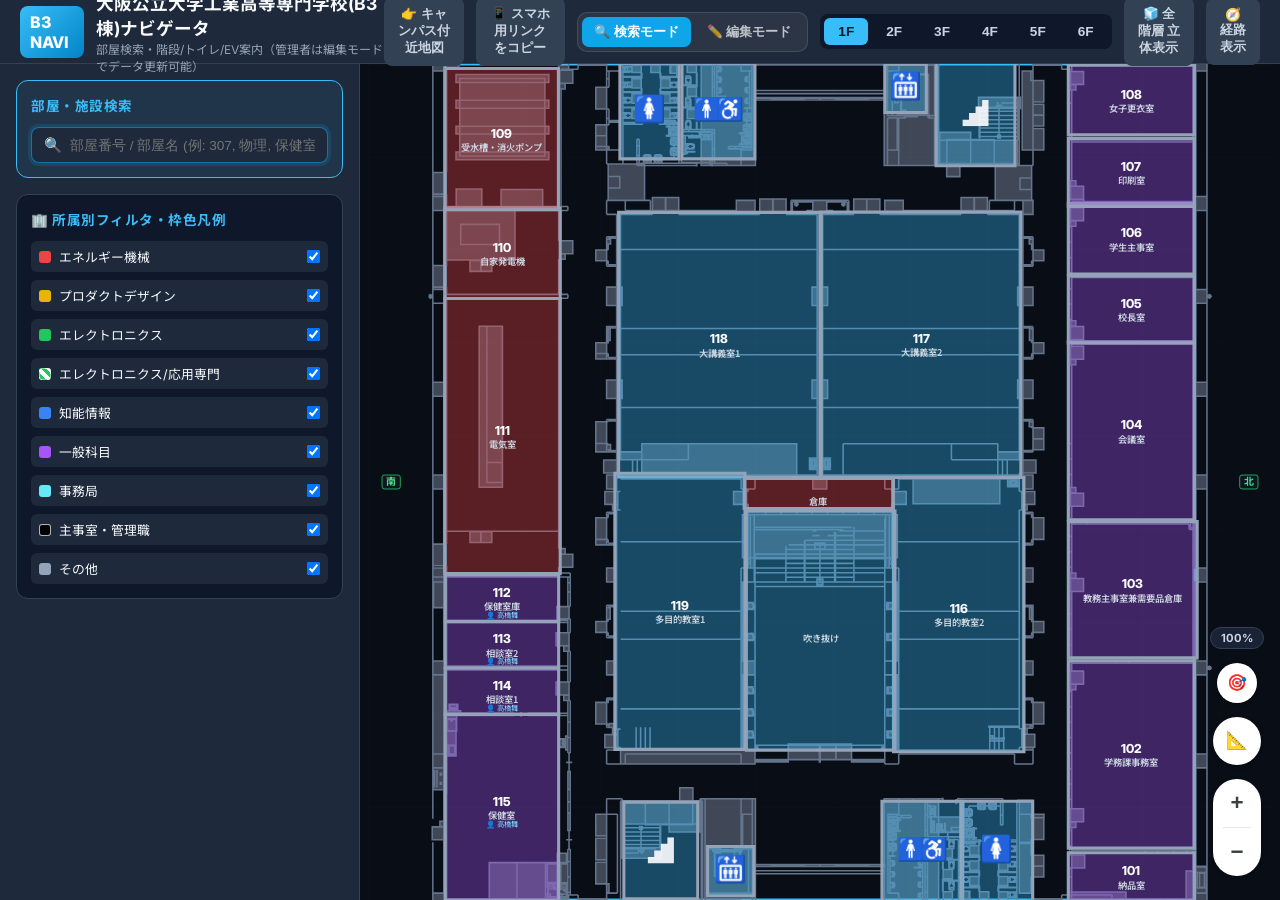
<file: index.html>
<!DOCTYPE html>
<html lang="ja">
<head>
  <meta charset="UTF-8">
  <meta name="viewport" content="width=device-width, initial-scale=1.0">
  <title>大阪公立大学工業高等専門学校(B3棟)ナビゲータ</title>
  <link rel="icon" href="data:image/svg+xml,<svg xmlns=%22http://www.w3.org/2000/svg%22 viewBox=%220 0 100 100%22><text y=%22.9em%22 font-size=%2290%22>🏢</text></svg>">
  <meta name="description" content="B3棟の部屋・階段・トイレ・EVなどを検索できるフロアナビゲータ。管理者向けの編集モードでは、ドラッグ描画での任意サイズ部屋作成・数値での幅/高さ/位置調整、新部屋の追加、誤認部屋の削除、属性（カテゴリ）変更、部屋の結合、名前修正、およびJSON保存にも対応。">
  <link rel="stylesheet" href="src/css/style.css">
  <link rel="preconnect" href="https://fonts.googleapis.com">
  <link rel="preconnect" href="https://fonts.gstatic.com" crossorigin>
  <link href="https://fonts.googleapis.com/css2?family=Inter:wght@400;500;600;700;800&family=Noto+Sans+JP:wght@400;500;700&display=swap" rel="stylesheet">
  <style>
    /* 全階層立体表示（アイソメトリック Canvas）用。
       style.css には .mode-banner.hidden 専用のルールしか無く、
       汎用の .hidden ユーティリティクラスは存在しないため、
       SVGとCanvasの表示/非表示はここで明示的に定義する。
       重ねて配置し、表示中の一方だけを見せる。 */
    #canvas-wrapper {
      position: relative;
      width: 100%;
      height: 100%;
      min-width: 0;
      min-height: 0;
      overflow: hidden;
      display: flex;
      align-items: stretch;
      justify-content: stretch;
    }
    /* タッチ操作：1本指スクロール／ピンチズーム／2本指移動を、すべてJS側
       (touchstart/touchmove)で手動制御する。
       以前は touch-action: pan-y でブラウザに1本指縦スクロールを委任していたが、
       その場合1本指でスクロールが始まった直後に2本目の指を追加すると、
       ブラウザが既にネイティブスクロールへ処理を委ねてしまっており、
       touchmove側で e.preventDefault() を呼んでも間に合わず、
       ピンチズーム／2本指移動がスクロールに負けてしまう不具合があった（特にiOS Safari）。
       touch-action: none にしてブラウザの既定動作を完全に無効化し、
       1本指スクロールもJS側で window.scrollBy() により手動再現することで、
       上記の競合を根本的に回避する（タップ選択には影響しない）。 */
    .app-viewport,
    #canvas-3d {
      touch-action: none;
    }
    #svg-canvas,
    #svg-campus,
    #canvas-3d {
      position: absolute;
      top: 0;
      left: 0;
      width: 100%;
      height: 100%;
      display: block;
      margin: auto;
      overflow: visible !important;
      transition: opacity 0.35s cubic-bezier(0.4, 0, 0.2, 1), transform 0.35s cubic-bezier(0.4, 0, 0.2, 1);
      will-change: opacity, transform;
    }
    /* 俯瞰ビュー（部屋が立体的にダイナミックに立ち上がる圧倒的な押し出し感） */
    body.view-birds-eye #svg-canvas,
    body.view-birds-eye #svg-campus {
      transform: rotateX(56deg) rotateZ(-28deg) scale(0.78) translateY(-10px) !important;
      filter: drop-shadow(-4px 6px 0px rgba(15, 23, 42, 0.9))
              drop-shadow(-8px 12px 0px rgba(15, 23, 42, 0.6))
              drop-shadow(-12px 18px 25px rgba(0, 0, 0, 0.8)) !important;
    }
    body.view-birds-eye #svg-canvas path,
    body.view-birds-eye #svg-canvas polygon,
    body.view-birds-eye #svg-canvas rect {
      filter: drop-shadow(-2px 3.5px 0px rgba(15, 23, 42, 0.75)) !important;
    }
    /* 俯瞰ビュー時：ピンの赤球が潰れず画面上でピッタリ綺麗な「正円・まん丸球体」になる完全補正 */
    body.view-birds-eye .search-pin-group {
      transform-box: fill-box;
      transform-origin: center bottom;
      transform: rotateZ(28deg) rotateX(-56deg) scale(1.3, 2.3) translateY(-10px) !important;
    }
    body.view-birds-eye #gps-dot-layer {
      transform-box: fill-box;
      transform-origin: center bottom;
      transform: rotateZ(28deg) rotateX(-56deg) scale(1.3) !important;
    }
    body.view-birds-eye #btn-fab-birds-eye {
      background: rgba(59, 130, 246, 0.45) !important;
      border-color: #3b82f6 !important;
      color: #ffffff !important;
      box-shadow: 0 0 14px rgba(59, 130, 246, 0.5);
    }
    #svg-canvas.map-transition-out,
    #svg-campus.map-transition-out,
    #canvas-3d.map-transition-out {
      opacity: 0 !important;
      transform: scale(0.97) !important;
      pointer-events: none !important;
    }
    #svg-canvas.map-transition-in,
    #svg-campus.map-transition-in,
    #canvas-3d.map-transition-in {
      opacity: 1 !important;
      transform: scale(1) !important;
      pointer-events: auto !important;
    }
    /* フロア切り替え（階数昇降）用エレベーター型スライド＆フェードアニメーション */
    #svg-canvas.floor-transition-up {
      opacity: 0 !important;
      transform: translateY(28px) scale(0.98) !important;
    }
    #svg-canvas.floor-transition-down {
      opacity: 0 !important;
      transform: translateY(-28px) scale(0.98) !important;
    }
    #svg-canvas.floor-transition-enter {
      opacity: 1 !important;
      transform: translateY(0) scale(1) !important;
    }
    #canvas-3d {
      cursor: grab;
    }
    #canvas-3d:active {
      cursor: grabbing;
    }
    #svg-canvas.hidden,
    #svg-campus.hidden,
    #canvas-3d.hidden {
      display: none !important;
    }
    /* キャンパス付近地図モード中は俯瞰ビューボタン（📐）を非表示にする */
    body.campus-mode #btn-fab-birds-eye {
      display: none !important;
    }

    /* 検索モード／編集モード 切り替えスイッチ */
    .mode-switch {
      display: flex;
      gap: 4px;
      padding: 4px;
      border-radius: 10px;
      background: rgba(255, 255, 255, 0.06);
      border: 1px solid rgba(255, 255, 255, 0.12);
    }
    .mode-switch-btn {
      border: none;
      background: transparent;
      color: rgba(255, 255, 255, 0.7);
      padding: 6px 12px;
      border-radius: 7px;
      cursor: pointer;
      font-size: 13px;
      font-weight: 600;
      white-space: nowrap;
      transition: background 0.15s ease, color 0.15s ease;
    }
    .mode-switch-btn:hover {
      background: rgba(255, 255, 255, 0.1);
    }
    .mode-switch-btn.active {
      color: #ffffff;
    }
    .mode-switch-btn[data-mode="search"].active {
      background: #0ea5e9;
    }
    .mode-switch-btn[data-mode="edit"].active {
      background: #f59e0b;
    }

    /* 「全階層 立体表示」ボタン：通常は説明的な文言、モバイル幅では「3D」のみに短縮 */
    #btn-3d-view .label-short {
      display: none;
    }

    /* 🧭経路表示・🏫キャンパス地図ボタンも同様に、
       PC幅ではラベル付き文言、スマホ幅ではアイコンのみに切り替える（初期状態）。
       📍現在地ボタンは地図内フローティングツールバーのアイコンボタンに移動したため対象外。 */
    #btn-toggle-route .label-short,
    #btn-campus-map .label-short {
      display: none;
    }

    /* 検索窓（部屋・施設検索）を目立たせるためのハイライト。
       style.css側の指定が不明でも確実に効くよう、ここで直接指定する。 */
    #section-search .search-box {
      border: 1px solid rgba(14, 165, 233, 0.6);
      border-radius: 8px;
      box-shadow: 0 0 0 3px rgba(14, 165, 233, 0.15);
      transition: box-shadow 0.15s ease, border-color 0.15s ease;
    }
    #section-search .search-box:focus-within {
      border-color: #0ea5e9;
      box-shadow: 0 0 0 4px rgba(14, 165, 233, 0.28);
    }

    /* 検索モードの読み取り専用・部屋詳細カード用 */
    .editor-readonly-value {
      padding: 8px 10px;
      border-radius: 8px;
      background: rgba(255, 255, 255, 0.05);
      border: 1px solid rgba(255, 255, 255, 0.1);
      color: #e2e8f0;
      font-size: 14px;
    }

    /* 検索結果／ダイレクトリンクから遷移してきた部屋のハイライト（2D平面図）を点滅させる。
       塗り・枠線の不透明度をふわっと明滅させることで、フロア全体表示（拡大なし）でも
       該当の部屋が一目でどこか分かるようにする。 */
    @keyframes room-highlight-blink {
      0%, 100% { opacity: 1; }
      50% { opacity: 0.35; }
    }
    #layer-highlight .search-highlight-blink {
      animation: room-highlight-blink 1.1s ease-in-out infinite;
    }

    /* ==========================================================
       モバイルUIレイアウト（.ui-mobile クラスが body に付いている時）
       ・画面幅が1200px以下の場合は自動的に付与される（JS側 matchMedia）
       ・?mobile=1 を付けたURLでは、画面幅に関わらず強制的に付与される
         （スマホ検索モード専用URL。PCで開いても常にスマホ表示になる）
       ・平面図（SVG/立体表示）は表示したまま、サイドバーの
         レイヤー表示制御・カテゴリフィルタ・所属フィルタ の
         3パネルのみを非表示にする。
       ・横並び(header + sidebar + viewport)から縦積みに変更し、
         検索ボックス／検索結果をサイドバー内の最上部（ヘッダー直下）
         にまとめ、その下に部屋詳細カード、さらにその下に平面図を配置する。
       ・全体を1ページとして縦スクロールできるようにする。
       ・編集モードはPC専用機能のため、検索／編集切り替えスイッチ自体を
         非表示にし、常に検索モードのみで運用する（誤って編集モードに
         入ることも防止）。
       ・各所の余白・フォントサイズを詰めて、極力コンパクトに表示する。
       ========================================================== */
    /* 編集モードはモバイルUIでは使わないため、切り替えスイッチごと非表示 */
    body.ui-mobile #mode-switch {
      display: none;
    }

    /* スマホ表示中は、スマホ用リンク生成ボタン自体も不要なので非表示にして省スペース化 */
    body.ui-mobile #btn-copy-mobile-link {
      display: none;
    }

    /* 「全階層 立体表示」ボタンは「3D」のみの短い表記に切り替え、省スペース化 */
    body.ui-mobile #btn-3d-view .label-full {
      display: none;
    }
    body.ui-mobile #btn-3d-view .label-short {
      display: inline;
    }

    /* 「全般・レイヤー表示制御」「用途・カテゴリ別フィルタ」は、PC/スマホ・検索/編集モードを問わず
       常に非表示にする（サイドバーを部屋検索・所属フィルタに絞ってシンプルにするため）。
       内部のcheckbox要素自体はDOM上に残すため、JS側のレイヤー表示制御・カテゴリ絞り込みの
       ロジックはそのまま動作する（既定値=全てON）。 */
    #section-layer-controls,
    #section-category-filters {
      display: none !important;
    }

    body.ui-mobile.mode-search #section-affiliation-filters {
      display: none;
    }

    /* 画面ぴったりに収める固定レイアウト方式。
       旧実装（ページ全体を縦スクロール、平面図は height:60vh 固定）だと、
       サイドバー（検索結果・部屋詳細）が短い時や、キャンパス地図モードで
       サイドバー自体が非表示になる時に、下側が丸ごと余って真っ暗な
       デッドスペースになる問題があった。
       ヘッダー／サイドバーは中身に必要な高さだけを取り、平面図
       （.app-viewport）が flex:1 で「残り全部」を常に埋めるようにする。
       100vh ではなく 100dvh を使い、スマホのアドレスバー分の
       伸縮でも下端が見切れないようにする。 */
    body.ui-mobile.mode-search {
      height: 100dvh;
      min-height: 100dvh;
      overflow: hidden;
    }

    body.ui-mobile.mode-search .app-container {
      height: 100dvh;
      min-height: 100dvh;
    }

    /* ヘッダー：折り返し可能にして高さ固定を解除、余白を詰めてコンパクトに */
    body.ui-mobile.mode-search .app-header {
      height: auto;
      flex-wrap: wrap;
      row-gap: 4px;
      padding: 6px 8px;
    }

    /* ブランドタイトルもコンパクトに（アイコン＋タイトルのみ、副題は省略） */
    body.ui-mobile.mode-search .brand-icon {
      padding: 3px 6px;
      font-size: 0.85rem;
    }
    body.ui-mobile.mode-search .brand-title h1 {
      font-size: 0.95rem;
      line-height: 1.2;
    }
    body.ui-mobile.mode-search .brand-subtitle {
      display: none;
    }

    body.ui-mobile.mode-search .header-controls {
      flex-wrap: wrap;
      row-gap: 4px;
      gap: 6px;
      width: 100%;
    }

    /* フロアタブ・ボタン類：スマホ幅に応じて高さを最適化 */
    body.ui-mobile.mode-search .floor-tabs {
      padding: 2px;
      gap: 3px;
    }
    body.ui-mobile.mode-search .tab-btn {
      padding: 6px 10px;
      font-size: 0.92rem;
      min-height: 36px;
      min-width: 36px;
    }
    body.ui-mobile.mode-search .btn-secondary {
      padding: 6px 10px;
      font-size: 0.88rem;
      min-height: 36px;
    }

    /* 🧭経路表示：スマホではアイコンのみのボタンにして横幅を節約 */
    body.ui-mobile.mode-search #btn-toggle-route .label-full {
      display: none;
    }
    body.ui-mobile.mode-search #btn-toggle-route .label-short {
      display: inline;
      font-size: 1.15rem;
      line-height: 1;
    }
    body.ui-mobile.mode-search #btn-toggle-route,
    body.ui-mobile.mode-search #btn-campus-map {
      padding: 6px 10px;
      min-height: 36px;
    }

    /* ヘッダーの下：サイドバー（検索）→ 平面図 の縦積みに変更。
       main-content自体はヘッダーが使った残り高さいっぱいに広がり（flex:1）、
       その中で sidebar / viewport の高さを分配する。 */
    body.ui-mobile.mode-search .main-content {
      flex: 1 1 auto;
      flex-direction: column;
      height: auto;
      min-height: 0;
      overflow: hidden;
    }

    /* サイドバー：スマホ表示では検索バーと部屋詳細カード（選択時のみ）を置く領域。
       検索結果ポップアップが平面図上にオーバーラップ表示できるよう overflow: visible にする。 */
    body.ui-mobile.mode-search .app-sidebar {
      width: 100%;
      border-right: none;
      border-bottom: 1px solid var(--border-color);
      flex: 0 0 auto;
      max-height: none;
      overflow: visible;
      padding: 6px;
      gap: 6px;
      position: relative;
      z-index: 60;
    }

    body.ui-mobile.mode-search .sidebar-section {
      padding: 6px 8px;
    }

    body.ui-mobile.mode-search .section-title {
      margin-bottom: 4px;
      font-size: 0.85rem;
    }

    /* 検索ボックス＋検索結果セクションを、サイドバー内の最上部（＝ヘッダー直下）に固定表示 */
    body.ui-mobile.mode-search #section-search {
      order: -1;
      position: relative;
      z-index: 100;
      padding: 0;
      background: transparent;
      border: none;
    }

    body.ui-mobile.mode-search #section-search .search-results {
      position: absolute;
      top: calc(100% + 4px);
      left: 0;
      right: 0;
      width: 100%;
      background: #0f172a;
      border: 1.5px solid var(--accent-primary);
      border-radius: 10px;
      box-shadow: 0 16px 36px rgba(0, 0, 0, 0.85);
      z-index: 1000;
      max-height: 60vh;
      overflow-y: auto;
      display: none;
    }

    /* 検索ボックス・検索結果の文字・余白を最適化 */
    body.ui-mobile.mode-search .search-box {
      padding: 8px 10px;
    }
    body.ui-mobile.mode-search .search-input {
      font-size: 0.98rem;
    }
    body.ui-mobile.mode-search .search-icon {
      font-size: 0.95rem;
    }
    body.ui-mobile.mode-search .search-item {
      font-size: 0.95rem;
      padding: 10px 8px;
    }
    body.ui-mobile.mode-search .search-item-floor {
      font-size: 0.9rem;
    }

    /* 平面図（地図）：サイドバーが使わなかった残り全部を埋める（flex:1）。 */
    body.ui-mobile.mode-search .app-viewport {
      flex: 1 1 auto;
      width: 100%;
      height: auto;
      min-height: 200px;
    }

    /* ==========================================================
       部屋の詳細情報カード（読み取り専用）：モバイルUIではコンパクトに
       ========================================================== */
    body.ui-mobile.mode-search #section-search + section .section-title,
    body.ui-mobile.mode-search #room-editor-section-title {
      margin-bottom: 4px;
      font-size: 0.85rem;
    }

    body.ui-mobile.mode-search .room-editor-card {
      padding: 6px 8px;
      gap: 4px;
    }

    body.ui-mobile.mode-search .room-editor-card .empty-state {
      padding: 6px 4px;
      font-size: 0.85rem;
    }

    body.ui-mobile.mode-search .room-editor-card .empty-state.compact-empty {
      padding: 4px;
      font-size: 0.82rem;
      color: var(--text-muted);
      text-align: center;
    }

    /* 部屋番号＋部屋名を1行にまとめて先頭に強調表示 */
    body.ui-mobile.mode-search .room-editor-card .editor-field.compact-heading {
      display: flex;
      align-items: center;
      gap: 6px;
      flex-wrap: wrap;
    }
    body.ui-mobile.mode-search .room-editor-card .compact-heading .heading-label {
      display: none;
    }
    body.ui-mobile.mode-search .room-editor-card .compact-heading .editor-readonly-value.room-number {
      font-size: 1.1rem;
      font-weight: 700;
      padding: 2px 6px;
      background: rgba(14, 165, 233, 0.18);
      border-color: rgba(14, 165, 233, 0.4);
    }
    body.ui-mobile.mode-search .room-editor-card .compact-heading .editor-readonly-value.room-name {
      font-size: 0.98rem;
      padding: 2px 0;
      background: transparent;
      border: none;
    }

    /* モバイル専用：詳細カードを閉じるボタン */
    body.ui-mobile.mode-search .btn-close-room-card {
      margin-left: auto;
      border: none;
      background: rgba(239, 68, 68, 0.18);
      border: 1px solid rgba(239, 68, 68, 0.35);
      color: #fca5a5;
      padding: 3px 8px;
      border-radius: 6px;
      font-size: 0.78rem;
      font-weight: 600;
      cursor: pointer;
    }
    body.ui-mobile.mode-search .btn-close-room-card:active {
      background: rgba(239, 68, 68, 0.4);
    }

    /* カテゴリ／所属は横並び2列にして更に省スペース化 */
    body.ui-mobile.mode-search .room-editor-card .editor-fields-grid {
      display: grid;
      grid-template-columns: 1fr 1fr;
      gap: 4px 8px;
    }
    body.ui-mobile.mode-search .room-editor-card .editor-fields-grid .editor-field.compact-row {
      display: flex;
      flex-direction: column;
      align-items: flex-start;
      gap: 1px;
    }
    body.ui-mobile.mode-search .room-editor-card .editor-fields-grid .compact-row .editor-readonly-value {
      width: 100%;
    }

    /* カテゴリ／所属以外（担当教員など）は「ラベル：値」を横一列にして詰める */
    body.ui-mobile.mode-search .room-editor-card .editor-field.compact-row {
      display: flex;
      flex-direction: row;
      align-items: center;
      gap: 6px;
    }
    body.ui-mobile.mode-search .room-editor-card .compact-row .editor-label {
      flex: 0 0 auto;
      font-size: 0.78rem;
      margin-bottom: 0;
      white-space: nowrap;
      opacity: 0.85;
    }
    body.ui-mobile.mode-search .room-editor-card .compact-row .editor-readonly-value {
      flex: 1 1 auto;
      padding: 3px 6px;
      font-size: 0.88rem;
      min-width: 0;
    }

    body.ui-mobile.mode-search .room-editor-card #btn-copy-room-link {
      padding: 6px 10px;
      font-size: 0.88rem;
      min-height: 36px;
    }

    /* ==========================================================
       画面高さが小さいスマートフォン向けの段階的最適化
       ========================================================== */
    /* 高さ小 (height <= 750px) */
    body.ui-mobile.ui-compact-height.mode-search .app-header {
      padding: 4px 6px;
      row-gap: 3px;
    }
    body.ui-mobile.ui-compact-height.mode-search .brand-title h1 {
      font-size: 0.9rem;
    }
    body.ui-mobile.ui-compact-height.mode-search .tab-btn {
      padding: 4px 8px;
      font-size: 0.85rem;
      min-height: 32px;
      min-width: 32px;
    }
    body.ui-mobile.ui-compact-height.mode-search .btn-secondary {
      padding: 4px 8px;
      font-size: 0.82rem;
      min-height: 32px;
    }
    body.ui-mobile.ui-compact-height.mode-search #btn-campus-map {
      padding: 4px 8px;
      min-height: 32px;
      min-width: 36px;
    }
    body.ui-mobile.ui-compact-height.mode-search .app-sidebar {
      max-height: none;
      overflow: visible;
      padding: 4px 6px;
      gap: 4px;
    }
    body.ui-mobile.ui-compact-height.mode-search .sidebar-section {
      padding: 6px 8px;
    }
    body.ui-mobile.ui-compact-height.mode-search .search-box {
      padding: 6px 8px;
    }
    body.ui-mobile.ui-compact-height.mode-search .search-input {
      font-size: 0.9rem;
    }
    body.ui-mobile.ui-compact-height.mode-search .room-editor-card {
      padding: 4px 6px;
      gap: 3px;
    }
    body.ui-mobile.ui-compact-height.mode-search .room-editor-card #btn-copy-room-link {
      padding: 5px 8px;
      font-size: 0.82rem;
      min-height: 32px;
    }

    /* 超小型画面／横持ち (height <= 620px) */
    body.ui-mobile.ui-ultra-compact-height.mode-search .app-header {
      padding: 3px 4px;
      row-gap: 2px;
    }
    body.ui-mobile.ui-ultra-compact-height.mode-search .brand-title h1 {
      font-size: 0.85rem;
    }
    body.ui-mobile.ui-ultra-compact-height.mode-search .brand-icon {
      padding: 2px 4px;
      font-size: 0.75rem;
    }
    body.ui-mobile.ui-ultra-compact-height.mode-search .tab-btn {
      padding: 3px 6px;
      font-size: 0.8rem;
      min-height: 28px;
      min-width: 28px;
    }
    body.ui-mobile.ui-ultra-compact-height.mode-search .btn-secondary {
      padding: 3px 6px;
      font-size: 0.78rem;
      min-height: 28px;
    }
    body.ui-mobile.ui-ultra-compact-height.mode-search #btn-campus-map {
      padding: 3px 6px;
      min-height: 28px;
      min-width: 32px;
    }
    body.ui-mobile.ui-ultra-compact-height.mode-search #btn-campus-map .label-short {
      font-size: 1.1rem;
    }
    body.ui-mobile.ui-ultra-compact-height.mode-search .app-sidebar {
      max-height: none;
      overflow: visible;
      padding: 2px 4px;
      gap: 2px;
    }
    body.ui-mobile.ui-ultra-compact-height.mode-search .sidebar-section {
      padding: 4px 6px;
    }
    body.ui-mobile.ui-ultra-compact-height.mode-search .section-title {
      font-size: 0.78rem;
      margin-bottom: 2px;
    }

    /* 横幅が狭い端末 (width <= 400px) */
    body.ui-mobile.ui-compact-width.mode-search .header-controls {
      gap: 4px;
      row-gap: 3px;
    }
    body.ui-mobile.ui-compact-width.mode-search .tab-btn {
      padding: 4px 6px;
      font-size: 0.82rem;
      min-width: 30px;
    }

    /* 平面図右下のズーム操作クラスター（現在地／全体表示リセット／＋－） */
    body.ui-mobile.mode-search .floating-toolbar {
      bottom: 12px;
      right: 10px;
      gap: 12px;
    }
    body.ui-mobile.mode-search .map-fab-locate,
    body.ui-mobile.mode-search .zoom-pill-btn {
      width: 48px;
      height: 48px;
    }
    body.ui-mobile.mode-search .map-fab-locate svg {
      width: 24px;
      height: 24px;
    }
    body.ui-mobile.mode-search .zoom-pill-btn {
      font-size: 1.4rem;
    }
    body.ui-mobile.mode-search .map-fab-reset {
      width: 40px;
      height: 40px;
      font-size: 1.05rem;
    }
    body.ui-mobile.mode-search .zoom-indicator {
      font-size: 0.75rem;
    }

    /* 補足ヒントはモバイルUIでは省略してさらに省スペース化 */
    body.ui-mobile.mode-search .room-editor-card .help-tip {
      display: none;
    }

    /* スマホ検索モード専用URL(?mobile=1)でPCから開いた時向けの目印バッジ。
       実機スマホ幅では基本的に見えない場所に出さず、PCで開いた時だけ
       「スマホ表示中」であることが分かるよう、ヘッダー右上に小さく表示する。 */
    #mobile-forced-badge {
      display: none;
      align-items: center;
      gap: 4px;
      padding: 4px 10px;
      border-radius: 999px;
      background: rgba(14, 165, 233, 0.18);
      border: 1px solid rgba(14, 165, 233, 0.4);
      color: #7dd3fc;
      font-size: 12px;
      font-weight: 600;
      white-space: nowrap;
    }
    /* 実機スマホ幅では不要（元々スマホ表示なので自明）。
       PC等の広い画面で ?mobile=1 の強制リンクを開いた時だけ気づけるように出す。 */
    @media (min-width: 1201px) {
      body.ui-mobile-forced #mobile-forced-badge {
        display: inline-flex;
      }
    }

    /* ==========================================================
       GPS現在地表示機能
       ========================================================== */
    /* 現在地ドットの外側ハロー：ゆっくり明滅させて視認性を上げる */
    @keyframes gps-marker-pulse {
      0%, 100% { opacity: 0.55; }
      50% { opacity: 0.15; }
    }
    #layer-gps-location .gps-marker-pulse {
      animation: gps-marker-pulse 1.6s ease-in-out infinite;
    }
    /* 現在地マーカーは常に最前面レイヤー（#layer-gps-location はSVG内で最後に
       描画される）に加えて、他の部屋・経路表示から視覚的に独立して見えるよう
       ドロップシャドウを付与する（renderGpsMarker()側でfilter属性を付与）。 */
    #layer-gps-location .gps-marker-label-bg {
      filter: drop-shadow(0 2px 4px rgba(0, 0, 0, 0.5));
    }
    #layer-gps-location .gps-marker-label-text {
      font-family: 'Inter', 'Noto Sans JP', sans-serif;
      font-weight: 800;
      pointer-events: none;
      user-select: none;
    }

    /* ==========================================================
       キャンパス付近地図：現在地からの距離パネル
       ========================================================== */
    /* 地図に重ねず、トップバー（app-header）の中に表示する。
       通常は brand-title / header-controls の1行だが、キャンパス地図モード時
       だけヘッダーを折り返し可能にし、この距離パネルをタイトル行の下に
       フル幅の2行目として表示する。 */
    body.campus-mode .app-header {
      height: auto;
      min-height: 0;
      flex-wrap: wrap;
      row-gap: 8px;
      padding-bottom: 8px;
    }
    #campus-distance-panel {
      display: none;
    }
    body.campus-mode #campus-distance-panel {
      display: flex;
      align-items: center;
      gap: 10px;
      flex-wrap: wrap;
      order: 10;
      width: 100%;
      flex-basis: 100%;
      box-sizing: border-box;
      background: rgba(148, 163, 184, 0.08);
      border: 1px solid rgba(148, 163, 184, 0.18);
      border-radius: 10px;
      padding: 8px 12px;
      font-family: 'Inter', 'Noto Sans JP', sans-serif;
      color: #e2e8f0;
    }
    body.campus-mode #campus-distance-panel:empty {
      display: none !important;
    }
    .cdp-title {
      font-size: 0.82rem;
      font-weight: 700;
      color: #7dd3fc;
      white-space: nowrap;
      flex: 0 0 auto;
    }
    .cdp-empty {
      font-size: 0.8rem;
      line-height: 1.4;
      color: #cbd5e1;
    }
    /* 駅3件＋B3棟の計4項目を 2列×2行 のグリッドで表示（レイアウト指定順） */
    .cdp-grid {
      display: grid;
      grid-template-columns: repeat(2, minmax(0, auto));
      gap: 4px 20px;
      flex: 1 1 auto;
      min-width: 0;
    }
    .cdp-cell {
      display: flex;
      align-items: baseline;
      gap: 6px;
      min-width: 0;
      padding: 2px 8px;
      border-radius: 7px;
      background: rgba(148, 163, 184, 0.08);
    }
    .cdp-cell.cdp-highlight {
      background: rgba(14, 165, 233, 0.18);
      border: 1px solid rgba(14, 165, 233, 0.35);
    }
    .cdp-label {
      font-size: 0.8rem;
      font-weight: 600;
      color: #f1f5f9;
      white-space: nowrap;
    }
    .cdp-value {
      font-size: 0.86rem;
      font-weight: 700;
      color: #fef3c7;
      white-space: nowrap;
    }
    .cdp-walk {
      margin-left: 4px;
      font-size: 0.76rem;
      font-weight: 500;
      color: #94a3b8;
      white-space: nowrap;
    }
    /* スマホ幅：文字が小さすぎないよう、むしろ縦積みにしてゆったり大きめの
       文字サイズを確保する（横幅の制約より可読性を優先）。 */
    body.ui-mobile.campus-mode #campus-distance-panel {
      flex-direction: column;
      align-items: stretch;
      gap: 6px;
      padding: 8px 10px;
    }
    body.ui-mobile.campus-mode .cdp-title {
      font-size: 0.85rem;
    }
    body.ui-mobile.campus-mode .cdp-empty {
      font-size: 0.82rem;
    }
    body.ui-mobile.campus-mode .cdp-grid {
      grid-template-columns: 1fr 1fr;
      gap: 6px 10px;
      width: 100%;
    }
    body.ui-mobile.campus-mode .cdp-cell {
      flex-direction: column;
      align-items: flex-start;
      gap: 0;
      padding: 5px 8px;
    }
    body.ui-mobile.campus-mode .cdp-label {
      font-size: 0.82rem;
    }
    body.ui-mobile.campus-mode .cdp-value {
      font-size: 0.98rem;
    }
    body.ui-mobile.campus-mode .cdp-walk {
      font-size: 0.8rem;
      margin-left: 0;
    }
    /* 極端に狭い画面では2列グリッドも窮屈になるため1列に折り返す */
    @media (max-width: 340px) {
      body.ui-mobile.campus-mode .cdp-grid {
        grid-template-columns: 1fr;
      }
    }

    /* ==========================================================
       現在地→目的部屋 経路表示機能
       ========================================================== */
    /* 経路の破線が進行方向（スタート→ゴール）へ流れるアニメーション */
    @keyframes route-path-flow {
      to { stroke-dashoffset: -110; }
    }
    #layer-route-path .route-path-line {
      animation: route-path-flow 1.1s linear infinite;
    }
    #layer-route-path .route-distance-label {
      paint-order: stroke;
      stroke: rgba(15, 23, 42, 0.85);
      stroke-width: 220px;
      stroke-linejoin: round;
    }

    /* マップ切り替え（キャンパス付近地図 ⇔ B3平面図）ボタン：
       以前は表示中のモードに応じて緑色にハイライトしていたが、状態によって
       色が変わって分かりにくいとのフィードバックを受け、常に同じ見た目
       （通常の.btn-secondaryの配色）で統一する。
    body.campus-mode .floor-tabs {
      opacity: 0.5;
      pointer-events: none;
    }
    body.campus-mode #svg-canvas {
      display: none;
    }
    body.campus-mode #svg-campus {
      display: block;
    }
    /* キャンパス地図モードでは編集系・検索系コントロールを隠すが、
       タイトルバー（brand-title）自体は隠さずに「🏫 キャンパス地図」表示へ
       中身だけ差し替える（setCampusMode()参照）。こうすることで
       ヘッダーは常に「左：タイトルバー／右：header-controls」の
       2カラムのままになり、justify-content: space-between による
       右寄せ位置が通常時／キャンパス地図時で完全に一致する
       （＝切り替えボタンの位置がレイアウト上ズレない）。 */
    #btn-copy-campus-link {
      display: none;
    }
    body.campus-mode #btn-copy-campus-link {
      display: inline-flex;
      align-items: center;
      justify-content: center;
    }
    /* キャンパス付近地図のB3棟バッジのクリック表示とホバー演出 */
    .landmark-b3 {
      cursor: pointer;
      touch-action: manipulation;
      -webkit-tap-highlight-color: transparent;
      transition: transform 0.2s ease, filter 0.2s ease;
    }
    .landmark-b3:hover {
      filter: drop-shadow(0 8px 20px rgba(225, 29, 72, 0.75));
    }
    .landmark-b3:hover .landmark-b3-bg {
      fill: rgba(244, 63, 94, 0.98);
      stroke: #ffffff;
    }
    .landmark-b3:active {
      transform: scale(0.97);
    }
    .cdp-cell.cdp-highlight {
      cursor: pointer;
      touch-action: manipulation;
      -webkit-tap-highlight-color: transparent;
      transition: background-color 0.15s ease, transform 0.15s ease;
    }
    .cdp-cell.cdp-highlight:hover {
      background: rgba(225, 29, 72, 0.25);
    }
    .cdp-cell.cdp-highlight:active {
      transform: scale(0.98);
    }

    /* GPS測位中トップメニューバッジ */
    .gps-status-badge {
      display: inline-flex;
      align-items: center;
      gap: 6px;
      padding: 4px 10px;
      border-radius: 20px;
      background: rgba(16, 185, 129, 0.18);
      border: 1px solid rgba(16, 185, 129, 0.45);
      color: #34d399;
      font-size: 0.8rem;
      font-weight: 700;
      white-space: nowrap;
      user-select: none;
      cursor: pointer;
      touch-action: manipulation;
      transition: all 0.2s ease;
    }
    .gps-status-badge:hover {
      background: rgba(16, 185, 129, 0.3);
      border-color: #34d399;
      transform: scale(1.03);
    }
    .gps-status-dot {
      display: inline-block;
      width: 8px;
      height: 8px;
      border-radius: 50%;
      background-color: #10b981;
      box-shadow: 0 0 8px #10b981;
      animation: gps-badge-pulse 1.4s ease-in-out infinite;
    }
    @keyframes gps-badge-pulse {
      0%, 100% { transform: scale(1); opacity: 1; box-shadow: 0 0 6px #10b981; }
      50% { transform: scale(1.35); opacity: 0.45; box-shadow: 0 0 12px #34d399; }
    }

    /* ==========================================================================
       スプラッシュ / タイトル画面（アプリ起動時のPC表示ちらつき防止）
       ========================================================================== */
    #app-splash-screen {
      position: fixed;
      top: 0;
      left: 0;
      right: 0;
      bottom: 0;
      width: 100vw;
      height: 100vh;
      z-index: 999999;
      background: #0f172a;
      background: radial-gradient(circle at 50% 20%, #1e293b 0%, #0f172a 100%);
      display: flex;
      flex-direction: column;
      align-items: center;
      justify-content: center;
      padding: 24px 16px;
      box-sizing: border-box;
      opacity: 1;
      transition: opacity 0.45s cubic-bezier(0.4, 0, 0.2, 1), transform 0.45s ease;
      color: #f8fafc;
      font-family: 'Inter', 'Noto Sans JP', sans-serif;
      overflow: hidden;
    }
    #app-splash-screen.fade-out {
      opacity: 0;
      transform: scale(1.03);
      pointer-events: none;
    }
    .splash-content {
      max-width: 400px;
      width: 100%;
      display: flex;
      flex-direction: column;
      align-items: center;
      text-align: center;
      gap: 16px;
    }
    .splash-image-card {
      position: relative;
      width: 100%;
      max-width: 320px;
      border-radius: 20px;
      overflow: hidden;
      box-shadow: 0 20px 45px rgba(0, 0, 0, 0.65), 0 0 0 1px rgba(255, 255, 255, 0.12);
      background: #1e293b;
    }
    .splash-illustration {
      width: 100%;
      height: auto;
      max-height: 240px;
      display: block;
      object-fit: cover;
    }
    .splash-badge {
      position: absolute;
      bottom: 12px;
      right: 12px;
      padding: 4px 12px;
      border-radius: 12px;
      background: rgba(15, 23, 42, 0.88);
      backdrop-filter: blur(8px);
      border: 1px solid rgba(255, 255, 255, 0.2);
      color: #38bdf8;
      font-size: 0.72rem;
      font-weight: 800;
      letter-spacing: 0.08em;
    }
    .splash-text-group {
      display: flex;
      flex-direction: column;
      gap: 4px;
    }
    .splash-org {
      font-size: 0.82rem;
      font-weight: 600;
      color: #94a3b8;
      letter-spacing: 0.05em;
    }
    .splash-title {
      font-size: 1.5rem;
      font-weight: 800;
      color: #ffffff;
      margin: 2px 0;
      background: linear-gradient(135deg, #ffffff 0%, #cbd5e1 100%);
      -webkit-background-clip: text;
      -webkit-text-fill-color: transparent;
    }
    .splash-sub {
      font-size: 0.85rem;
      color: #38bdf8;
      margin: 0;
      font-weight: 500;
    }
    .splash-footer {
      width: 100%;
      display: flex;
      flex-direction: column;
      align-items: center;
      gap: 12px;
      margin-top: 4px;
    }
    .splash-loader {
      width: 160px;
      height: 4px;
      background: rgba(255, 255, 255, 0.1);
      border-radius: 2px;
      overflow: hidden;
      position: relative;
    }
    .splash-progress-bar {
      position: absolute;
      left: -100%;
      width: 100%;
      height: 100%;
      background: linear-gradient(90deg, #38bdf8, #818cf8);
      animation: splash-loading 1.2s ease-in-out infinite;
    }
    @keyframes splash-loading {
      0% { left: -100%; }
      50% { left: 0%; }
      100% { left: 100%; }
    }
    .btn-splash-start {
      width: 100%;
      padding: 14px 24px;
      border-radius: 14px;
      background: linear-gradient(135deg, #0284c7 0%, #2563eb 100%);
      color: #ffffff;
      border: none;
      font-size: 1rem;
      font-weight: 700;
      cursor: pointer;
      display: flex;
      align-items: center;
      justify-content: center;
      gap: 8px;
      box-shadow: 0 10px 25px rgba(37, 99, 235, 0.4);
      transition: all 0.2s ease;
      touch-action: manipulation;
      -webkit-tap-highlight-color: transparent;
    }
    .btn-splash-start:active {
      transform: scale(0.97);
      box-shadow: 0 5px 15px rgba(37, 99, 235, 0.3);
    }

    body.campus-mode .app-sidebar,
    body.campus-mode .header-controls > *:not(#btn-campus-map):not(#btn-copy-campus-link):not(#gps-status-badge) {
      display: none !important;
    }
    body.campus-mode .main-content {
      width: 100%;
    }
  </style>
</head>
<body data-theme="dark" class="mode-search">
  <!-- スタート/タイトル画面（アプリ起動時のPC表示ちらつきを隠すスプラッシュ画面） -->
  <div id="app-splash-screen" class="splash-screen">
    <div class="splash-content">
      <div class="splash-image-card">
        <img src="assets/b3_building_illustration.png?v=20260807_exact" alt="大阪公立大高専 B3棟" class="splash-illustration">
        <div class="splash-badge">B3 BUILDING</div>
      </div>
      <div class="splash-text-group">
        <div class="splash-org">大阪公立大学工業高等専門学校</div>
        <h1 class="splash-title">B3棟 フロアナビゲータ</h1>
        <p class="splash-sub">全階層マップ・部屋案内・GPSナビゲーション</p>
      </div>
      <div class="splash-footer">
        <div class="splash-loader" id="splash-loader">
          <div class="splash-progress-bar"></div>
        </div>
        <button id="btn-splash-start" class="btn-splash-start">
          <span>タップしてスタート</span>
          <span class="arrow">➔</span>
        </button>
      </div>
    </div>
  </div>

  <div class="app-container">
    <!-- Header -->
    <header class="app-header">
      <div class="brand-title" id="brand-title">
        <div class="brand-icon" id="brand-icon">B3 NAVI</div>
        <div>
          <h1 id="brand-heading">大阪公立大学工業高等専門学校(B3棟)ナビゲータ</h1>
          <div class="brand-subtitle" id="brand-subtitle">部屋検索・階段/トイレ/EV案内（管理者は編集モードでデータ更新可能）</div>
        </div>
      </div>

      <div class="header-controls">
        <button class="btn-secondary" id="btn-campus-map" title="キャンパス付近地図モードとB3平面図表示を切り替えます"><span class="label-full">👉 キャンパス付近地図</span><span class="label-short">👉</span></button>
        <button class="btn-secondary" id="btn-copy-campus-link" title="キャンパス付近地図を直接開くリンク（?campus=1）をコピーします">🏫</button>

        <!-- GPS測位中ステータスバッジ（測位中のみトップメニューに表示） -->
        <div id="gps-status-badge" class="gps-status-badge" style="display: none;" title="GPS現在地測位中。クリックで現在地にマップを移動します。">
          <span class="gps-status-dot"></span>
          <span class="gps-status-text">📡 GPS測位中</span>
        </div>

        <!-- ?mobile=1 の専用URLで開いた時だけ表示される目印バッジ（PC幅で開いた場合のみ） -->
        <span id="mobile-forced-badge">📱 スマホ表示中</span>

        <!-- スマホ検索モード専用URLをコピー：現在のURLに ?mobile=1 を付けたリンクを生成する。
             このリンクを開くと、画面幅に関わらず常にスマホ向けコンパクト検索UIで表示され、
             編集モードへの切り替えもできなくなる（誤操作防止・共有用途向け）。 -->
        <button class="btn-secondary" id="btn-copy-mobile-link" title="現在の状態に「?mobile=1」を付けたリンクをコピーします。このリンクを開くと、PCでも常にスマホ向けの検索専用コンパクト表示になります。">📱 スマホ用リンクをコピー</button>

        <!-- 検索モード／編集モード 切り替え：通常は「検索モード」（閲覧専用）で運用し、
             人事異動・組織改編があった時だけ「編集モード」に切り替えて部屋データを更新する -->
        <div class="mode-switch" id="mode-switch">
          <button class="mode-switch-btn active" data-mode="search" id="btn-mode-search" title="部屋を探すだけの閲覧モード。部屋データは変更されません。">🔍 検索モード</button>
          <button class="mode-switch-btn" data-mode="edit" id="btn-mode-edit" title="部屋の追加・結合・削除、属性変更ができます。人事異動・組織改編があった時だけ使ってください。">✏️ 編集モード</button>
        </div>

        <!-- Floor Tabs -->
        <div class="floor-tabs" id="floor-tabs">
          <button class="tab-btn active" data-floor="1">1F</button>
          <button class="tab-btn" data-floor="2">2F</button>
          <button class="tab-btn" data-floor="3">3F</button>
          <button class="tab-btn" data-floor="4">4F</button>
          <button class="tab-btn" data-floor="5">5F</button>
          <button class="tab-btn" data-floor="6">6F</button>
        </div>

        <button class="btn-secondary" id="btn-3d-view" title="全フロアを立体的に串刺し表示します（表示中のフロアをクリックすると、そのフロアの編集画面に戻ります）"><span class="label-full">🧊 全階層 立体表示</span><span class="label-short">🧊 3D</span></button>

        <button class="btn-secondary" id="btn-toggle-route" title="経路表示を切り替えます"><span class="label-full">🧭 経路表示</span><span class="label-short">🧭</span></button>

        <button class="btn-secondary edit-only" id="btn-reset-data" title="初期CADデータに戻す">🔄 初期状態にリセット</button>
        <button class="btn-secondary edit-only" id="btn-import-json" title="以前保存したJSONファイルを読み込んで編集内容を復元">📂 JSON読込</button>
        <input type="file" id="json-file-input" accept="application/json,.json" hidden>
        <button class="btn-primary edit-only" id="btn-export-json" title="調整結果をJSONで保存">💾 JSON保存</button>
      </div>

      <!-- キャンパス付近地図モード限定：現在地から最寄り駅3件・B3棟までの
           直線距離・徒歩所要時間の目安を表示するパネル。header-controls の外側
           （app-header直下）に置くことで、campus-mode中にheader-controlsの
           子要素を隠す規則の影響を受けずにトップバー内へ表示できる。
           中身はrenderCampusDistancePanel()がJSで動的に生成する。 -->
      <div class="campus-distance-panel" id="campus-distance-panel"></div>
    </header>

    <div class="main-content">
      <!-- Sidebar -->
      <aside class="app-sidebar">
        <!-- Save Status Badge -->
        <div class="save-status-badge edit-only" id="save-status">
          <span class="status-dot"></span>
          <span>編集内容はブラウザに自動保存されています</span>
        </div>

        <!-- Room Operations Section (編集モードのみ表示) -->
        <section class="sidebar-section highlight-box edit-only">
          <h2 class="section-title">🛠️ 部屋の追加・結合・削除アクション</h2>
          <div class="action-btn-group">
            <button class="action-btn success" id="btn-add-room" title="平面図上をドラッグして好きな大きさの部屋を作成">✏️ 部屋を描画追加 (ドラッグで範囲指定)</button>
            <button class="action-btn" id="btn-merge-rooms" title="選択した2つ以上の部屋を1つに統合">🔗 選択した部屋を結合 (Merge)</button>
            <button class="action-btn danger" id="btn-delete-room" title="選択した部屋を削除">🗑️ 選択した部屋を削除 (Delete)</button>
          </div>
          <div class="help-tip" id="add-mode-tip">
            💡 <strong>操作方法:</strong> 「✏️ 部屋を描画追加」を押してから平面図上をドラッグすると、指定した範囲・大きさの部屋が作成されます。
          </div>
        </section>

        <!-- Selected Room Editor -->
        <section class="sidebar-section">
          <h2 class="section-title" id="room-editor-section-title">✏️ 部屋情報・サイズ・属性の訂正</h2>
          <div class="room-editor-card" id="room-editor-card">
            <div class="empty-state">
              平面図上の部屋をクリックすると<br>部屋番号・名前・横幅/縦幅・属性の訂正ができます
            </div>
          </div>
        </section>

        <!-- Search Section -->
        <section class="sidebar-section highlight-box" id="section-search">
          <h2 class="section-title">部屋・施設検索</h2>
          <div class="search-box">
            <span class="search-icon">🔍</span>
            <input type="text" class="search-input" id="search-input" placeholder="部屋番号 / 部屋名 (例: 307, 物理, 保健室)..." autocomplete="off">
          </div>
          <div class="search-results" id="search-results"></div>
        </section>

        <!-- Main Layer & Text Controls -->
        <section class="sidebar-section" id="section-layer-controls">
          <h2 class="section-title">全般・レイヤー表示制御</h2>
          <div class="layer-control-list">
            <label class="layer-toggle-item">
              <input type="checkbox" id="toggle-building-outline" checked>
              <span class="toggle-label">🏢 建物の外形線 (Building Outer)</span>
            </label>
            <label class="layer-toggle-item">
              <input type="checkbox" id="toggle-cad-walls" checked>
              <span class="toggle-label">🧱 CAD建築壁・壁パス (CAD Wall Vector)</span>
            </label>
            <label class="layer-toggle-item">
              <input type="checkbox" id="toggle-room-outlines" checked>
              <span class="toggle-label">📐 部屋のポリゴン輪郭 (Room Polygons)</span>
            </label>
            <label class="layer-toggle-item">
              <input type="checkbox" id="toggle-room-numbers" checked>
              <span class="toggle-label">🔢 部屋番号 (Room Numbers)</span>
            </label>
            <label class="layer-toggle-item">
              <input type="checkbox" id="toggle-room-names" checked>
              <span class="toggle-label">🏷️ 部屋名称 (Room Names)</span>
            </label>
            <label class="layer-toggle-item">
              <input type="checkbox" id="toggle-room-teachers" checked>
              <span class="toggle-label">👤 担当教員名 (Teacher Names)</span>
            </label>
            <label class="layer-toggle-item">
              <input type="checkbox" id="toggle-fill-colors" checked>
              <span class="toggle-label">🎨 カテゴリ背景色 (Fill Colors)</span>
            </label>
          </div>
        </section>

        <!-- Category Filters -->
        <section class="sidebar-section" id="section-category-filters">
          <h2 class="section-title">用途・カテゴリ別フィルタ</h2>
          <div class="category-filter-list" id="category-filters">
            <!-- JSで動的生成 -->
          </div>
        </section>

        <!-- Affiliation (所属) Filters & Frame Color Legend -->
        <section class="sidebar-section" id="section-affiliation-filters">
          <h2 class="section-title">🏢 所属別フィルタ・枠色凡例</h2>
          <div class="category-filter-list" id="affiliation-filters">
            <!-- JSで動的生成 -->
          </div>
        </section>
      </aside>

      <!-- Viewport & Canvas Area -->
      <main class="app-viewport" id="viewport">
        <!-- Add Mode Guidance Banner -->
        <div class="mode-banner hidden" id="add-mode-banner">
          🎯 <strong>部屋描画モード中:</strong> 平面図上で対角線状にドラッグして部屋の範囲・大きさを指定してください (Escでキャンセル)
        </div>

        <!-- Floating Toolbar -->
        <div class="floating-toolbar">
          <span class="zoom-indicator" id="zoom-indicator">100%</span>

          <button class="map-fab map-fab-reset" id="btn-zoom-reset" title="全体表示 (Reset)">🎯</button>
          <button class="map-fab" id="btn-fab-birds-eye" title="真上表示と俯瞰（斜め鳥瞰）ビューを切り替えます">📐</button>

          <!-- GPS現在地表示：位置情報の利用許可があれば、平面図上に現在地を青いドットで表示する。
               基準点（東正面入口・西入口）は1F平面図に既に登録済みの座標を自動で使用する。
               Googleマップの「現在地」ボタンに近い見た目・配置（画面右下・円形）にしている。 -->
          <button class="map-fab map-fab-locate" id="btn-gps-locate" title="GPSで取得した現在地を平面図上に表示します（位置情報の利用許可が必要です）">
            <svg viewBox="0 0 24 24" width="24" height="24" fill="none" xmlns="http://www.w3.org/2000/svg" aria-hidden="true">
              <circle cx="12" cy="12" r="3.2" fill="currentColor"/>
              <path d="M12 2.5V6M12 18V21.5M2.5 12H6M18 12H21.5" stroke="currentColor" stroke-width="2" stroke-linecap="round"/>
            </svg>
          </button>

          <!-- ズーム操作（拡大／縮小）：Googleマップと同様、丸みを帯びた1本の縦長ピルの中に
               ＋／－を上下に並べる形にする -->
          <div class="zoom-pill">
            <button class="zoom-pill-btn" id="btn-zoom-in" title="拡大">+</button>
            <span class="zoom-pill-divider"></span>
            <button class="zoom-pill-btn" id="btn-zoom-out" title="縮小">−</button>
          </div>
        </div>

        <!-- SVG Container -->
        <div class="canvas-wrapper" id="canvas-wrapper">
          <svg id="svg-campus" viewBox="0 0 3955 2523" preserveAspectRatio="xMidYMid meet" class="hidden">
            <g id="svg-campus-world" transform="translate(-1332, 162) scale(1.4)">
              <image id="layer-campus-map" x="0" y="0" width="100%" height="100%"
                href="OMU.svg"
                xlink:href="OMU.svg"
                preserveAspectRatio="xMidYMid meet"
                opacity="0.75" />

              <!-- キャンパス主要ランドマーク（ユーザー実測確定座標） -->
              <g id="campus-landmarks-layer">
                <!-- 高専 (B3棟: 黄色い四角◇の中心位置 translate(1794, 1552) に100%完全着地) -->
                <g class="campus-landmark-badge landmark-b3" id="landmark-b3" transform="translate(1794, 1552)" style="cursor: pointer;">
                  <!-- B3棟敷地/建物のクリッカブル・透明ヒットエリア -->
                  <rect x="-200" y="-160" width="400" height="280" fill="rgba(0,0,0,0)" pointer-events="all" class="landmark-b3-hitarea"/>
                  <!-- 針ポール -->
                  <line x1="0" y1="0" x2="0" y2="-65" stroke="#ffffff" stroke-width="9" stroke-linecap="round" filter="drop-shadow(0 3px 6px rgba(0,0,0,0.5))"/>
                  <!-- バッジ -->
                  <rect class="landmark-b3-bg" x="-150" y="-135" width="300" height="70" rx="35" fill="rgba(225, 29, 72, 0.95)" stroke="#ffffff" stroke-width="6" filter="drop-shadow(0 5px 12px rgba(0,0,0,0.6))"/>
                  <text x="0" y="-88" text-anchor="middle" fill="#ffffff" font-size="34" font-weight="bold" font-family="sans-serif">🏫 B3棟 (高専)</text>
                </g>

                <!-- なかもず駅 (「なかもず」線路丸印 translate(1834, 212) の真上に100%完全着地) -->
                <g class="campus-landmark-badge landmark-station" transform="translate(1834, 212)">
                  <circle cx="0" cy="0" r="28" fill="rgba(37, 99, 235, 0.95)" stroke="#ffffff" stroke-width="4" filter="drop-shadow(0 3px 8px rgba(0,0,0,0.5))"/>
                  <text x="0" y="10" text-anchor="middle" fill="#ffffff" font-size="30" font-family="sans-serif">🚉</text>
                </g>

                <!-- 白鷺駅 (「白鷺」線路丸印 translate(2708, 913) の真上に100%完全着地) -->
                <g class="campus-landmark-badge landmark-station" transform="translate(2708, 913)">
                  <circle cx="0" cy="0" r="28" fill="rgba(37, 99, 235, 0.95)" stroke="#ffffff" stroke-width="4" filter="drop-shadow(0 3px 8px rgba(0,0,0,0.5))"/>
                  <text x="0" y="10" text-anchor="middle" fill="#ffffff" font-size="30" font-family="sans-serif">🚉</text>
                </g>


              </g>
            </g>
          </svg>

          <svg id="svg-canvas" viewBox="0 0 48400 54000" preserveAspectRatio="xMidYMid meet">
            <defs>
              <pattern id="grid-pattern" width="5000" height="6000" patternUnits="userSpaceOnUse">
                <path d="M 5000 0 L 0 0 0 6000" fill="none" stroke="rgba(255,255,255,0.03)" stroke-width="50"/>
              </pattern>
              <!-- 現在地マーカーを他の地図要素から独立して目立たせるためのドロップシャドウ -->
              <filter id="gps-marker-shadow" x="-150%" y="-150%" width="400%" height="400%">
                <feDropShadow dx="0" dy="0" stdDeviation="180" flood-color="#000000" flood-opacity="0.55"/>
              </filter>
            </defs>
            <g id="svg-world">
              <!-- Background Grid -->
              <rect x="-5000" y="-5000" width="58400" height="64000" fill="url(#grid-pattern)" />

              <!-- Building Outline Layer -->
              <g id="layer-building-outline"></g>

              <!-- CAD Wall Lines Layer -->
              <g id="layer-cad-walls"></g>

              <!-- Room Polygons Layer -->
              <g id="layer-rooms"></g>

              <!-- Preview Layer for Dragging New Room -->
              <g id="layer-preview"></g>

              <!-- Room Text Labels Layer -->
              <g id="layer-labels"></g>

              <!-- Selection Highlight Layer -->
              <g id="layer-highlight"></g>

              <!-- 現在地→目的部屋の最短経路表示レイヤー -->
              <g id="layer-route-path"></g>

              <!-- GPS現在地表示レイヤー（最前面。フロア切替時もクリアされず、XY座標系を共有する全フロアで表示を維持する） -->
              <g id="layer-gps-location"></g>
            </g>
          </svg>

          <!-- 全階層 立体表示用 Canvas（アイソメトリック投影・ドラッグで回転／ホイールでズーム） -->
          <canvas id="canvas-3d" class="hidden"></canvas>
        </div>
      </main>
    </div>
  </div>

  <script type="module" src="src/js/app.js?v=20260807"></script>
</body>
</html>
</file>
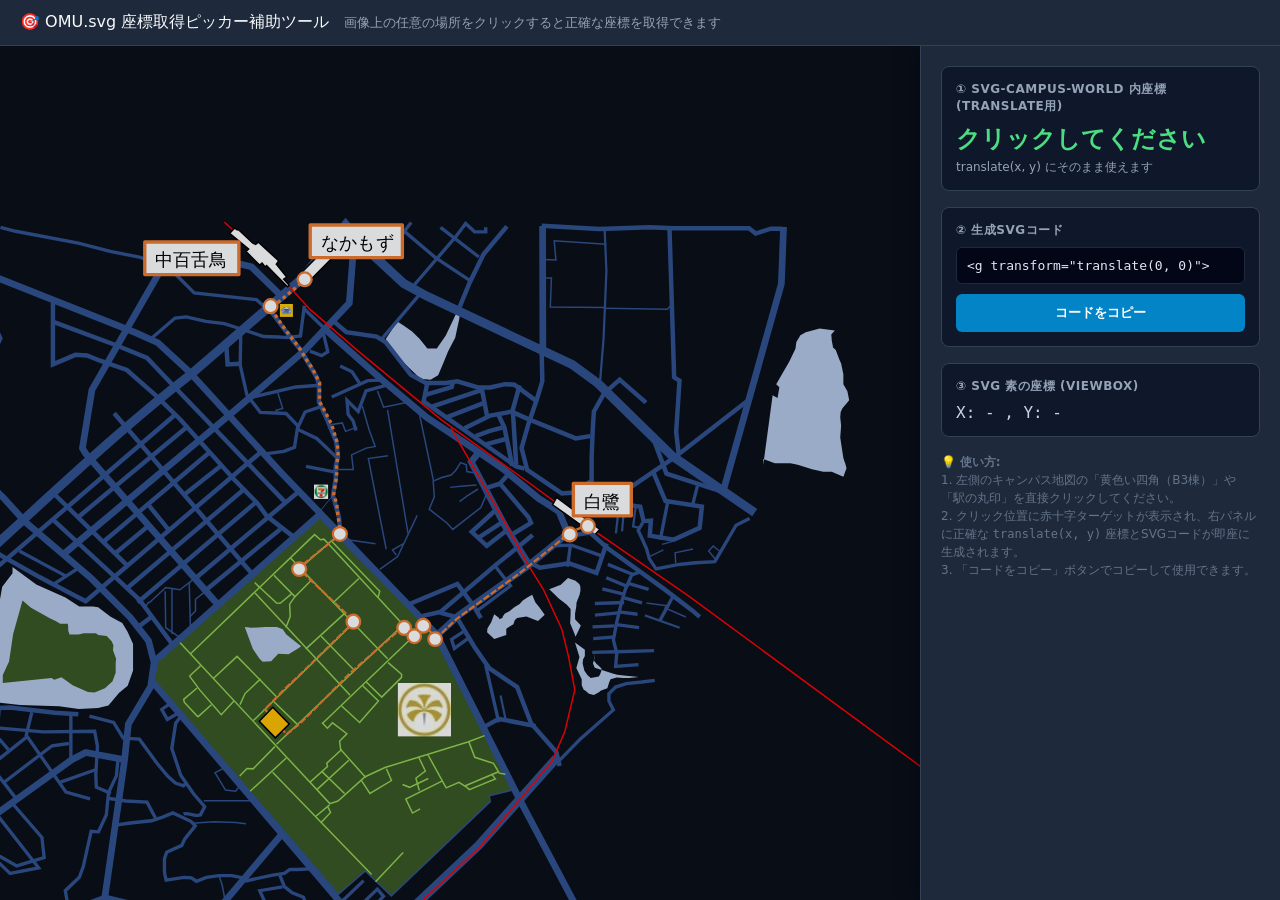
<file: OMU_picker.html>
<!DOCTYPE html>
<html lang="ja">
<head>
  <meta charset="UTF-8">
  <meta name="viewport" content="width=device-width, initial-scale=1.0">
  <title>OMU.svg 座標取得ピッカー補助ツール</title>
  <style>
    * { box-sizing: border-box; margin: 0; padding: 0; }
    body {
      font-family: system-ui, -apple-system, sans-serif;
      background: #0f172a;
      color: #f8fafc;
      height: 100vh;
      display: flex;
      flex-direction: column;
      overflow: hidden;
    }
    header {
      background: #1e293b;
      padding: 12px 20px;
      display: flex;
      align-items: center;
      justify-content: space-between;
      border-bottom: 1px solid #334155;
    }
    h1 { font-size: 18px; font-weight: 600; color: #38bdf8; }
    .subtitle { font-size: 13px; color: #94a3b8; margin-left: 10px; }
    .main-container {
      flex: 1;
      display: flex;
      position: relative;
      overflow: hidden;
    }
    .viewport {
      flex: 1;
      position: relative;
      overflow: hidden;
      cursor: crosshair;
      background: #090d16;
    }
    svg#picker-svg {
      width: 100%;
      height: 100%;
      display: block;
    }
    .panel {
      width: 360px;
      background: #1e293b;
      border-left: 1px solid #334155;
      padding: 20px;
      display: flex;
      flex-direction: column;
      gap: 16px;
      box-shadow: -4px 0 20px rgba(0,0,0,0.3);
      z-index: 10;
    }
    .card {
      background: #0f172a;
      border: 1px solid #334155;
      border-radius: 8px;
      padding: 14px;
    }
    .card-title {
      font-size: 12px;
      font-weight: 700;
      color: #94a3b8;
      text-transform: uppercase;
      letter-spacing: 0.5px;
      margin-bottom: 8px;
    }
    .coord-display {
      font-size: 24px;
      font-weight: 700;
      font-family: monospace;
      color: #4ade80;
    }
    .code-box {
      background: #020617;
      border: 1px solid #1e293b;
      border-radius: 6px;
      padding: 10px;
      font-family: monospace;
      font-size: 13px;
      color: #e2e8f0;
      word-break: break-all;
      user-select: all;
    }
    .btn {
      background: #0284c7;
      color: #fff;
      border: none;
      padding: 10px 16px;
      border-radius: 6px;
      font-weight: 600;
      cursor: pointer;
      transition: background 0.2s;
    }
    .btn:hover { background: #0369a1; }
    .hint {
      font-size: 12px;
      color: #64748b;
      line-height: 1.5;
    }
  </style>
</head>
<body>

  <header>
    <div>
      <span>🎯 OMU.svg 座標取得ピッカー補助ツール</span>
      <span class="subtitle">画像上の任意の場所をクリックすると正確な座標を取得できます</span>
    </div>
  </header>

  <div class="main-container">
    <div class="viewport" id="viewport">
      <svg id="picker-svg" viewBox="0 0 3955 2523" preserveAspectRatio="xMidYMid meet">
        <g id="svg-campus-world" transform="translate(-1332, 162) scale(1.4)">
          <image href="OMU.svg" xlink:href="OMU.svg" width="100%" height="100%" preserveAspectRatio="xMidYMid meet" opacity="0.85"/>
        </g>
        <g id="click-marker-layer"></g>
      </svg>
    </div>

    <div class="panel">
      <div class="card">
        <div class="card-title">① svg-campus-world 内座標 (translate用)</div>
        <div class="coord-display" id="world-coords">クリックしてください</div>
        <div style="font-size: 12px; color: #94a3b8; margin-top: 4px;">translate(x, y) にそのまま使えます</div>
      </div>

      <div class="card">
        <div class="card-title">② 生成SVGコード</div>
        <div class="code-box" id="code-output">&lt;g transform="translate(0, 0)"&gt;</div>
        <button class="btn" style="margin-top: 10px; width: 100%;" id="btn-copy">コードをコピー</button>
      </div>

      <div class="card">
        <div class="card-title">③ SVG 素の座標 (viewBox)</div>
        <div style="font-family: monospace; font-size: 16px; color: #cbd5e1;" id="raw-coords">X: - , Y: -</div>
      </div>

      <div class="hint">
        💡 <strong>使い方:</strong><br>
        1. 左側のキャンパス地図の「黄色い四角（B3棟）」や「駅の丸印」を直接クリックしてください。<br>
        2. クリック位置に赤十字ターゲットが表示され、右パネルに正確な <code>translate(x, y)</code> 座標とSVGコードが即座に生成されます。<br>
        3. 「コードをコピー」ボタンでコピーして使用できます。
      </div>
    </div>
  </div>

  <script>
    const svg = document.getElementById('picker-svg');
    const markerLayer = document.getElementById('click-marker-layer');
    const worldCoordsEl = document.getElementById('world-coords');
    const rawCoordsEl = document.getElementById('raw-coords');
    const codeOutputEl = document.getElementById('code-output');
    const btnCopy = document.getElementById('btn-copy');

    let currentTransformStr = '';

    svg.addEventListener('click', (e) => {
      const pt = svg.createSVGPoint();
      pt.x = e.clientX;
      pt.y = e.clientY;

      const svgPoint = pt.matrixTransform(svg.getScreenCTM().inverse());
      const svgX = Math.round(svgPoint.x);
      const svgY = Math.round(svgPoint.y);

      // translate(-1332, 162) scale(1.4) 内のワールド座標
      const worldX = Math.round((svgX + 1332) / 1.4);
      const worldY = Math.round((svgY - 162) / 1.4);

      rawCoordsEl.textContent = `X: ${svgX}, Y: ${svgY}`;
      worldCoordsEl.textContent = `${worldX}, ${worldY}`;

      currentTransformStr = `transform="translate(${worldX}, ${worldY})"`;
      codeOutputEl.textContent = `<g class="campus-landmark-badge" transform="translate(${worldX}, ${worldY})">`;

      markerLayer.innerHTML = `
        <circle cx="${svgX}" cy="${svgY}" r="12" fill="#ef4444" stroke="#ffffff" stroke-width="3" />
        <line x1="${svgX - 25}" y1="${svgY}" x2="${svgX + 25}" y2="${svgY}" stroke="#ef4444" stroke-width="2" />
        <line x1="${svgX}" y1="${svgY - 25}" x2="${svgX}" y2="${svgY + 25}" stroke="#ef4444" stroke-width="2" />
      `;
    });

    btnCopy.addEventListener('click', () => {
      if (!currentTransformStr) return;
      navigator.clipboard.writeText(currentTransformStr);
      const origText = btnCopy.textContent;
      btnCopy.textContent = 'コピー完了！';
      setTimeout(() => btnCopy.textContent = origText, 1500);
    });
  </script>
</body>
</html>
</file>
<file: src/css/style.css>
:root {
  --bg-main: #0f172a;
  --bg-sidebar: #1e293b;
  --bg-card: #334155;
  --bg-hover: #475569;
  --border-color: #334155;
  
  --text-primary: #f8fafc;
  --text-secondary: #cbd5e1;
  --text-muted: #94a3b8;
  
  --accent-primary: #38bdf8;
  --accent-hover: #0284c7;
  --accent-success: #10b981;
  --accent-warning: #f59e0b;
  --accent-danger: #ef4444;
  
  --shadow-lg: 0 10px 25px -5px rgba(0, 0, 0, 0.5), 0 8px 10px -6px rgba(0, 0, 0, 0.4);
  --font-family: 'Inter', 'Noto Sans JP', -apple-system, BlinkMacSystemFont, sans-serif;
}

* {
  box-sizing: border-box;
  margin: 0;
  padding: 0;
}

body {
  background-color: var(--bg-main);
  color: var(--text-primary);
  font-family: var(--font-family);
  height: 100vh;
  overflow: hidden;
}

.app-container {
  display: flex;
  flex-direction: column;
  height: 100vh;
  width: 100vw;
}

/* Header */
.app-header {
  height: 64px;
  background: var(--bg-sidebar);
  border-bottom: 1px solid var(--border-color);
  display: flex;
  align-items: center;
  justify-content: space-between;
  padding: 0 20px;
  z-index: 10;
}

.brand-title {
  display: flex;
  align-items: center;
  gap: 12px;
}

.brand-icon {
  background: linear-gradient(135deg, var(--accent-primary), #0284c7);
  color: #fff;
  font-weight: 800;
  font-size: 1rem;
  padding: 6px 10px;
  border-radius: 8px;
  letter-spacing: -0.5px;
}

.brand-title h1 {
  font-size: 1.1rem;
  font-weight: 700;
  color: var(--text-primary);
}

.brand-subtitle {
  font-size: 0.75rem;
  color: var(--text-muted);
}

.header-controls {
  display: flex;
  align-items: center;
  gap: 12px;
}

.floor-tabs {
  display: flex;
  background: var(--bg-main);
  padding: 4px;
  border-radius: 8px;
  gap: 4px;
}

.tab-btn {
  background: transparent;
  border: none;
  color: var(--text-secondary);
  font-weight: 600;
  padding: 6px 14px;
  border-radius: 6px;
  cursor: pointer;
  transition: all 0.2s ease;
  font-size: 0.85rem;
}

.tab-btn:hover {
  color: var(--text-primary);
  background: var(--bg-card);
}

.tab-btn.active {
  background: var(--accent-primary);
  color: #0f172a;
}

.btn-primary {
  background: linear-gradient(135deg, var(--accent-success), #059669);
  color: #fff;
  border: none;
  font-size: 0.85rem;
  font-weight: 600;
  padding: 8px 16px;
  border-radius: 8px;
  cursor: pointer;
  transition: transform 0.15s ease, opacity 0.2s ease;
  box-shadow: 0 4px 12px rgba(16, 185, 129, 0.3);
}

.btn-primary:hover {
  opacity: 0.95;
  transform: translateY(-1px);
}

.btn-secondary {
  background: var(--bg-card);
  color: var(--text-secondary);
  border: 1px solid var(--border-color);
  font-size: 0.8rem;
  font-weight: 600;
  padding: 8px 12px;
  border-radius: 8px;
  cursor: pointer;
  transition: all 0.15s ease;
}

.btn-secondary:hover {
  background: var(--bg-hover);
  color: var(--text-primary);
}

/* Save Status Badge */
.save-status-badge {
  display: flex;
  align-items: center;
  gap: 8px;
  background: rgba(16, 185, 129, 0.1);
  border: 1px solid rgba(16, 185, 129, 0.3);
  padding: 8px 12px;
  border-radius: 8px;
  font-size: 0.75rem;
  color: var(--accent-success);
}

.status-dot {
  width: 8px;
  height: 8px;
  background: var(--accent-success);
  border-radius: 50%;
  box-shadow: 0 0 8px var(--accent-success);

  animation: pulse 2s infinite;
}

@keyframes pulse {
  0% { opacity: 1; }
  50% { opacity: 0.4; }
  100% { opacity: 1; }
}

/* Main Layout */
.main-content {
  display: flex;
  flex: 1;
  height: calc(100vh - 64px);
  overflow: hidden;
}

/* Sidebar */
.app-sidebar {
  width: 360px;
  background: var(--bg-sidebar);
  border-right: 1px solid var(--border-color);
  display: flex;
  flex-direction: column;
  gap: 16px;
  padding: 16px;
  overflow-y: auto;
  z-index: 5;
}

.sidebar-section {
  background: var(--bg-main);
  border: 1px solid var(--border-color);
  border-radius: 12px;
  padding: 14px;
}

.sidebar-section.highlight-box {
  background: rgba(56, 189, 248, 0.08);
  border-color: var(--accent-primary);
}

.section-title {
  font-size: 0.85rem;
  font-weight: 700;
  color: var(--accent-primary);
  margin-bottom: 12px;
  text-transform: uppercase;
  letter-spacing: 0.5px;
}

.action-btn-group {
  display: flex;
  flex-direction: column;
  gap: 8px;
  margin-bottom: 10px;
}

.action-btn {
  background: var(--accent-primary);
  color: #0f172a;
  border: none;
  font-weight: 700;
  padding: 10px;
  border-radius: 8px;
  cursor: pointer;
  font-size: 0.85rem;
  transition: background 0.15s ease, transform 0.1s ease;
  text-align: center;
}

.action-btn:hover {
  background: var(--accent-hover);
  color: #fff;
  transform: translateY(-1px);
}

.action-btn.success {
  background: linear-gradient(135deg, var(--accent-success), #059669);
  color: #fff;
}

.action-btn.success:hover {
  background: #047857;
}

.action-btn.active {
  box-shadow: 0 0 0 3px #ffffff, 0 0 12px var(--accent-success);
}

.action-btn.danger {
  background: var(--bg-card);
  color: var(--accent-danger);
  border: 1px solid var(--accent-danger);
}

.action-btn.danger:hover {
  background: var(--accent-danger);
  color: #fff;
}

.help-tip {
  font-size: 0.75rem;
  color: var(--text-secondary);
  line-height: 1.4;
  background: var(--bg-sidebar);
  padding: 8px;
  border-radius: 6px;
  border-left: 3px solid var(--accent-primary);
}

/* Add Mode Banner */
.mode-banner {
  position: absolute;
  top: 16px;
  left: 50%;
  transform: translateX(-50%);
  background: linear-gradient(135deg, #059669, #10b981);
  color: #ffffff;
  font-weight: 700;
  font-size: 0.85rem;
  padding: 10px 20px;
  border-radius: 30px;
  box-shadow: 0 10px 25px rgba(16, 185, 129, 0.4);
  z-index: 20;
  transition: all 0.2s ease;
}

.mode-banner.hidden {
  display: none;
}

/* Search Box */
.search-box {
  display: flex;
  align-items: center;
  background: var(--bg-sidebar);
  border: 1px solid var(--border-color);
  border-radius: 8px;
  padding: 8px 12px;
  gap: 8px;
}

.search-icon {
  font-size: 0.9rem;
}

.search-input {
  background: transparent;
  border: none;
  outline: none;
  color: var(--text-primary);
  font-size: 0.85rem;
  width: 100%;
}

#section-search {
  position: relative;
  z-index: 50;
}

.search-results {
  position: absolute;
  top: calc(100% + 6px);
  left: 0;
  right: 0;
  width: 100%;
  background: var(--bg-sidebar);
  border: 1px solid var(--accent-primary);
  border-radius: 10px;
  box-shadow: 0 12px 30px rgba(0, 0, 0, 0.6);
  z-index: 100;
  max-height: 55vh;
  overflow-y: auto;
  scrollbar-width: none;
  -ms-overflow-style: none;
  padding: 6px;
  display: flex;
  flex-direction: column;
  gap: 4px;
}

.search-results::-webkit-scrollbar {
  display: none;
}

.search-results:empty {
  display: none !important;
  border: none;
  padding: 0;
  box-shadow: none;
}

.search-item {
  padding: 8px;
  background: var(--bg-sidebar);
  border-radius: 6px;
  cursor: pointer;
  font-size: 0.8rem;
  display: flex;
  justify-content: space-between;
  transition: background 0.15s ease;
}

.search-item:hover {
  background: var(--bg-card);
  color: var(--accent-primary);
}

/* Layer Control List */
.layer-control-list {
  display: flex;
  flex-direction: column;
  gap: 10px;
}

.layer-toggle-item {
  display: flex;
  align-items: center;
  gap: 10px;
  font-size: 0.85rem;
  color: var(--text-secondary);
  cursor: pointer;
  user-select: none;
}

.layer-toggle-item input[type="checkbox"] {
  width: 16px;
  height: 16px;
  accent-color: var(--accent-primary);
  cursor: pointer;
}

/* Category Filter List */
.category-filter-list {
  display: flex;
  flex-direction: column;
  gap: 8px;
}

.category-item {
  display: flex;
  align-items: center;
  justify-content: space-between;
  font-size: 0.8rem;
  padding: 6px 8px;
  background: var(--bg-sidebar);
  border-radius: 6px;
}

.category-label-group {
  display: flex;
  align-items: center;
  gap: 8px;
}

.color-badge {
  width: 12px;
  height: 12px;
  border-radius: 3px;
  display: inline-block;
}

/* Room Editor Card */
.room-editor-card {
  font-size: 0.85rem;
}

.empty-state {
  color: var(--text-muted);
  font-size: 0.8rem;
  text-align: center;
  padding: 12px;
  line-height: 1.5;
}

.editor-field {
  margin-bottom: 12px;
}

.editor-label {
  font-size: 0.75rem;
  color: var(--text-muted);
  margin-bottom: 4px;
  display: block;
}

.editor-input {
  width: 100%;
  padding: 8px;
  background: var(--bg-sidebar);
  border: 1px solid var(--border-color);
  border-radius: 6px;
  color: var(--text-primary);
  font-size: 0.85rem;
}

select.editor-input {
  cursor: pointer;
}

.editor-checkbox-row {
  display: flex;
  gap: 12px;
  margin-top: 8px;
}

/* Viewport & SVG Area */
.app-viewport {
  flex: 1;
  position: relative;
  background: #090d16;
  overflow: hidden;
  cursor: grab;
}

.app-viewport:active {
  cursor: grabbing;
}

.app-viewport.add-mode {
  cursor: crosshair !important;
}

.floating-toolbar {
  position: absolute;
  bottom: 24px;
  right: 16px;
  display: flex;
  flex-direction: column;
  align-items: center;
  gap: 14px;
  z-index: 10;
}

/* Googleマップ風の丸いフローティングボタン（現在地・全体表示リセット共通） */
.map-fab {
  width: 48px;
  height: 48px;
  border-radius: 50%;
  background: #ffffff;
  color: #3c4043;
  border: none;
  display: flex;
  align-items: center;
  justify-content: center;
  cursor: pointer;
  font-size: 1.1rem;
  line-height: 1;
  box-shadow: 0 1px 4px rgba(0, 0, 0, 0.3), 0 1px 2px rgba(0, 0, 0, 0.24);
  transition: background 0.15s ease, transform 0.1s ease;
}

.map-fab:hover {
  background: #f1f5f9;
}

.map-fab:active {
  transform: scale(0.94);
}

.map-fab svg {
  display: block;
}

/* 現在地ボタン：追跡中はGoogleマップ同様アイコンだけを青く強調する */
.map-fab-locate {
  color: #3c4043;
}

.map-fab-locate.active {
  color: #0ea5e9;
}

/* 全体表示リセットは現在地ボタンより一段小さくして、主役の現在地／ズームより
   控えめな優先度に見せる */
.map-fab-reset {
  width: 40px;
  height: 40px;
  font-size: 1rem;
}

/* ズーム操作（＋／－）：1本の縦長ピルの中に上下に並べる、Googleマップと同じ形式 */
.zoom-pill {
  display: flex;
  flex-direction: column;
  align-items: stretch;
  background: #ffffff;
  border-radius: 24px;
  box-shadow: 0 1px 4px rgba(0, 0, 0, 0.3), 0 1px 2px rgba(0, 0, 0, 0.24);
  overflow: hidden;
}

.zoom-pill-btn {
  width: 48px;
  height: 48px;
  border: none;
  background: transparent;
  color: #3c4043;
  font-size: 1.4rem;
  font-weight: 600;
  line-height: 1;
  cursor: pointer;
  display: flex;
  align-items: center;
  justify-content: center;
}

.zoom-pill-btn:hover {
  background: #f1f5f9;
}

.zoom-pill-btn:active {
  background: #e2e8f0;
}

.zoom-pill-divider {
  height: 1px;
  margin: 0 10px;
  background: #e2e8f0;
}

.zoom-indicator {
  font-size: 0.7rem;
  font-weight: 700;
  color: var(--text-secondary);
  background: rgba(30, 41, 59, 0.85);
  backdrop-filter: blur(8px);
  border: 1px solid var(--border-color);
  padding: 3px 10px;
  border-radius: 999px;
}

.canvas-wrapper {
  width: 100%;
  height: 100%;
  position: relative;
  overflow: hidden;
  display: flex;
    align-items: stretch;
    justify-content: stretch;
  }

  .hidden {
    display: none !important;
  }

  #svg-canvas {
    width: 100%;
    height: 100%;
    max-width: 100%;
    max-height: 100%;
    display: block;
    margin: auto;
  }

  #svg-campus {
    width: 100%;
    height: 100%;
    max-width: 100%;
    max-height: 100%;
    display: block;
    margin: 0 auto;
  }

  body.campus-mode #canvas-wrapper {
    overflow: hidden;
    width: 100%;
    height: 100%;
}

#canvas-3d {
  width: 100%;
  height: 100%;
  display: block;
}

/* SVG Rendering Elements */
svg polygon.room-poly {
  transition: fill 0.15s ease, stroke-width 0.15s ease;
  cursor: pointer;
}

svg polygon.room-poly:hover {
  fill-opacity: 0.85 !important;
  stroke: #ffffff !important;
  stroke-width: 800px !important;
}

svg polygon.room-poly.selected {
  stroke: #38bdf8 !important;
  stroke-width: 600px !important;
}

svg text.room-label-num {
  font-family: 'Inter', sans-serif;
  font-weight: 800;
  pointer-events: none;
  user-select: none;
}

svg text.room-label-name {
  font-family: 'Noto Sans JP', sans-serif;
  font-weight: 600;
  pointer-events: none;
  user-select: none;
}
</file>
